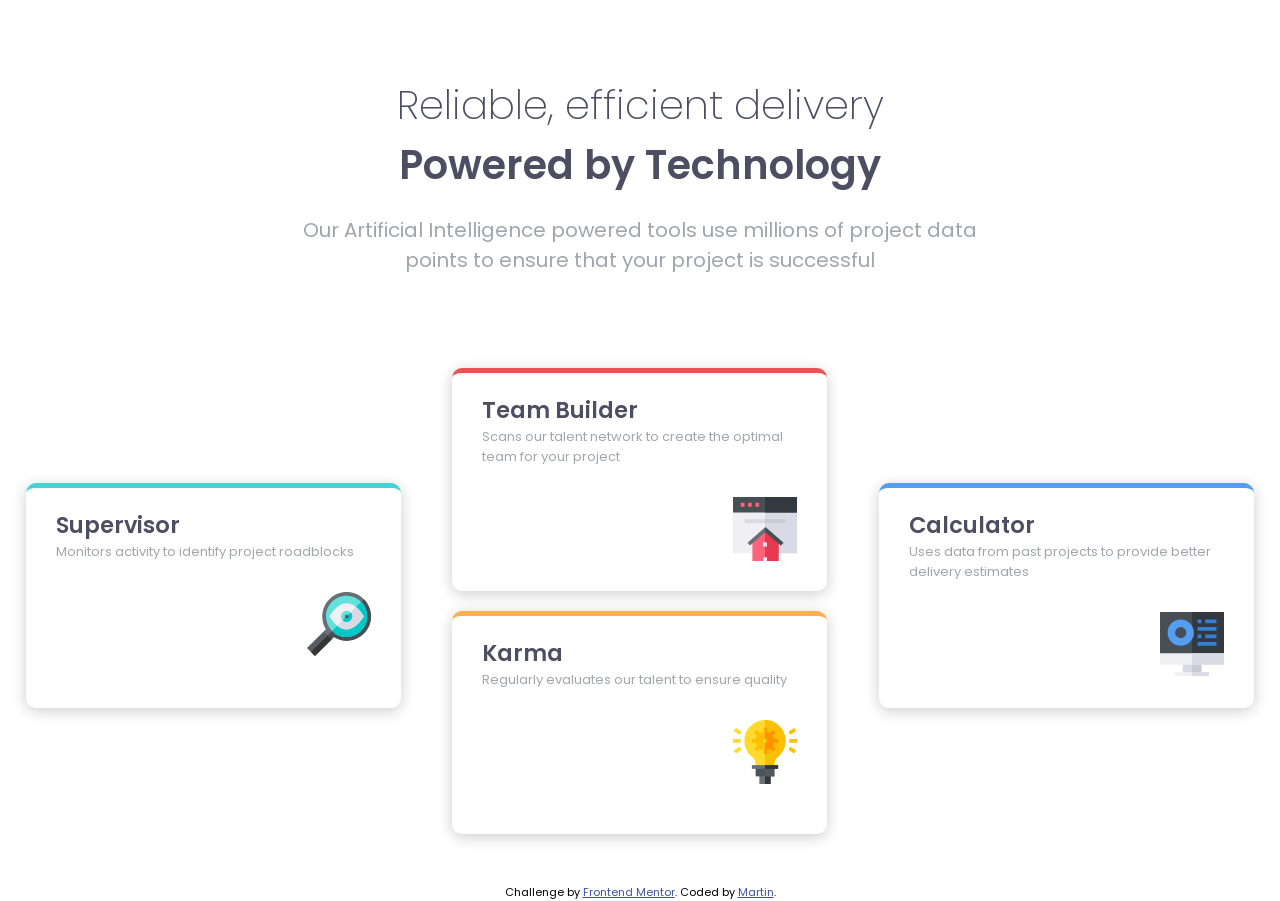
<file: index.html>
<!DOCTYPE html>
<html lang="en">
<head>
  <meta charset="UTF-8">
  <meta name="viewport" content="width=device-width, initial-scale=1.0"> <!-- displays site properly based on user's device -->

  <link rel="icon" type="image/png" sizes="32x32" href="./images/favicon-32x32.png">
  <link rel="stylesheet" href="./Styles/style.css">

  <!-- Feel free to remove these styles or customise in your own stylesheet 👍 -->
  <style>
    .attribution { font-size: 11px; text-align: center; }
    .attribution a { color: hsl(228, 45%, 44%); }
  </style>
</head>
<body>
  <header>
    <h1 class="center weight-small">Reliable, efficient delivery</h1>
    <h1 class="center weight-bold">Powered by Technology</h1>

    <p class="center weight-normal">Our Artificial Intelligence powered tools use millions of project data points 
    to ensure that your project is successful</p>
  </header>
  <main>
    <section class="Supervisor">
      <h2 class="weight-bold">Supervisor</h2>
      <p>Monitors activity to identify project roadblocks</p>
      <div class="img">
        <img src="images\icon-supervisor.svg" alt="">
      </div>
    </section>
    <section class="Team-Builder">
      <h2 class="weight-bold">Team Builder</h2>
      <p>Scans our talent network to create the optimal team for your project</p>
      <div class="img">
        <img src="images\icon-team-builder.svg" alt="">
      </div>
    </section>
    <section class="Karma">
      <h2 class="weight-bold">Karma</h2>
      <p>Regularly evaluates our talent to ensure quality</p>
      <div class="img">
        <img src="images\icon-karma.svg" alt="">
      </div>
    </section>
    <section class="Calculator">
      <h2 class="weight-bold">Calculator</h2>
      <p>Uses data from past projects to provide better delivery estimates</p>
      <div class="img">
        <img src="images\icon-calculator.svg" alt="">
      </div>
    </section>
  </main>
  
  <footer>
    <p class="attribution">
      Challenge by <a href="https://www.frontendmentor.io?ref=challenge" target="_blank">Frontend Mentor</a>. 
      Coded by <a href="https://www.frontendmentor.io/profile/Martin4124">Martin</a>.
    </p>
  </footer>
  
</body>
</html>
</file>
<file: Styles/style.css>
@import url("https://fonts.googleapis.com/css2?family=Poppins:wght@200;400;600&display=swap");
/* Primary */
/* Neutral */
/* Font-Weight */
/* Font-family */
/* Mixin */
header {
  max-width: 375px;
  width: 100%;
  padding: 1.5em;
  padding-top: 5em;
  margin: auto;
}

header h1 {
  font-size: 25px;
  color: #4c4e61;
}

header p {
  color: #a3a5ae;
  padding: 1em;
}

@media only screen and (min-width: 800px) {
  header {
    max-width: 800px;
  }
  header h1 {
    font-size: 40px;
  }
  header p {
    font-size: 20px;
  }
}

main {
  display: -ms-grid;
  display: grid;
  -ms-grid-columns: 1fr;
      grid-template-columns: 1fr;
  -ms-grid-rows: 1fr 1fr 1fr 1fr;
      grid-template-rows: 1fr 1fr 1fr 1fr;
  grid-row-gap: 20px;
  padding-bottom: 50px;
  padding-top: 50px;
      grid-template-areas: "Supervisor" "TeamBuilder" "Karma" "Calculator";
  max-width: 1300px;
  margin: 0 auto;
}

@media only screen and (min-width: 900px) {
  main {
    -ms-grid-columns: 1fr 1fr 1fr;
        grid-template-columns: 1fr 1fr 1fr;
    -ms-grid-rows: 1fr 1fr;
        grid-template-rows: 1fr 1fr;
        grid-template-areas: "Supervisor TeamBuilder Calculator" " Supervisor Karma Calculator";
  }
}

section {
  width: 90%;
  max-width: 375px;
  background-color: white;
  -webkit-box-shadow: 0px 3px 15px rgba(0, 0, 0, 0.2);
          box-shadow: 0px 3px 15px rgba(0, 0, 0, 0.2);
  margin: 0 auto;
  padding: 20px 30px 30px;
  border-radius: 10px;
}

section h2 {
  color: #4c4e61;
}

section p {
  color: #a3a5ae;
  font-size: 13px;
}

section .img {
  margin-top: 30px;
  display: -webkit-box;
  display: -ms-flexbox;
  display: flex;
  -webkit-box-pack: end;
      -ms-flex-pack: end;
          justify-content: flex-end;
  -webkit-box-align: center;
      -ms-flex-align: center;
          align-items: center;
}

.Supervisor {
  border-top: 5px #45d3d3 solid;
  -ms-grid-row: 1;
  -ms-grid-column: 1;
  grid-area: Supervisor;
  max-height: 225px;
}

.Team-Builder {
  border-top: 5px #ea5353 solid;
  -ms-grid-row: 2;
  -ms-grid-column: 1;
  grid-area: TeamBuilder;
  max-height: 225px;
}

.Karma {
  border-top: 5px #fcaf4a solid;
  -ms-grid-row: 3;
  -ms-grid-column: 1;
  grid-area: Karma;
  max-height: 225px;
}

.Calculator {
  border-top: 5px #549ef2 solid;
  -ms-grid-row: 4;
  -ms-grid-column: 1;
  grid-area: Calculator;
  max-height: 225px;
}

@media only screen and (min-width: 900px) {
  .Calculator {
    max-height: 225px;
    position: relative;
    top: 115px;
  }
  .Supervisor {
    max-height: 225px;
    position: relative;
    top: 115px;
  }
}

*,
*::before,
*::after {
  -webkit-box-sizing: border-box;
          box-sizing: border-box;
  padding: 0;
  margin: 0;
}

body {
  font-size: 15px;
  font-family: "Poppins", sans-serif;
}

.center {
  text-align: center;
}

.weight-small {
  font-weight: 200;
}

.weight-normal {
  font-weight: 400;
}

.weight-bold {
  font-weight: 600;
}
/*# sourceMappingURL=style.css.map */
</file>
